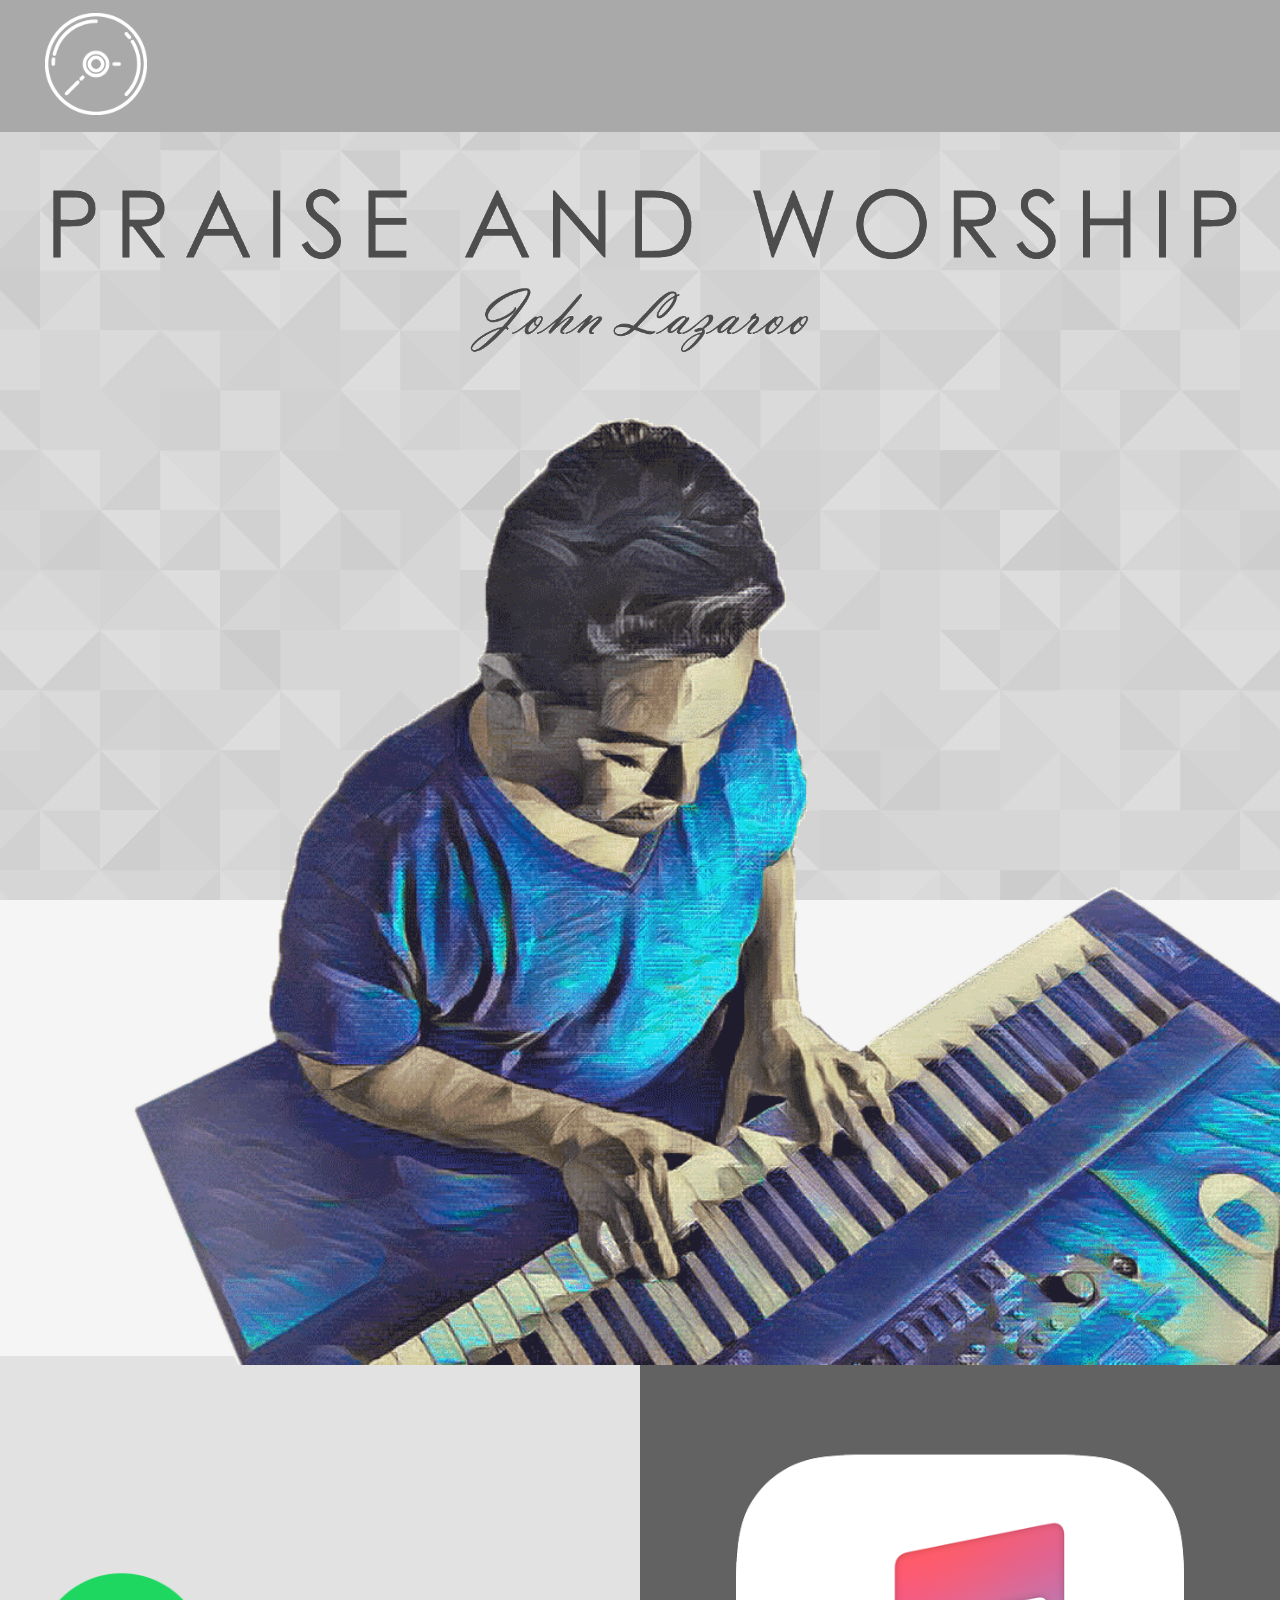
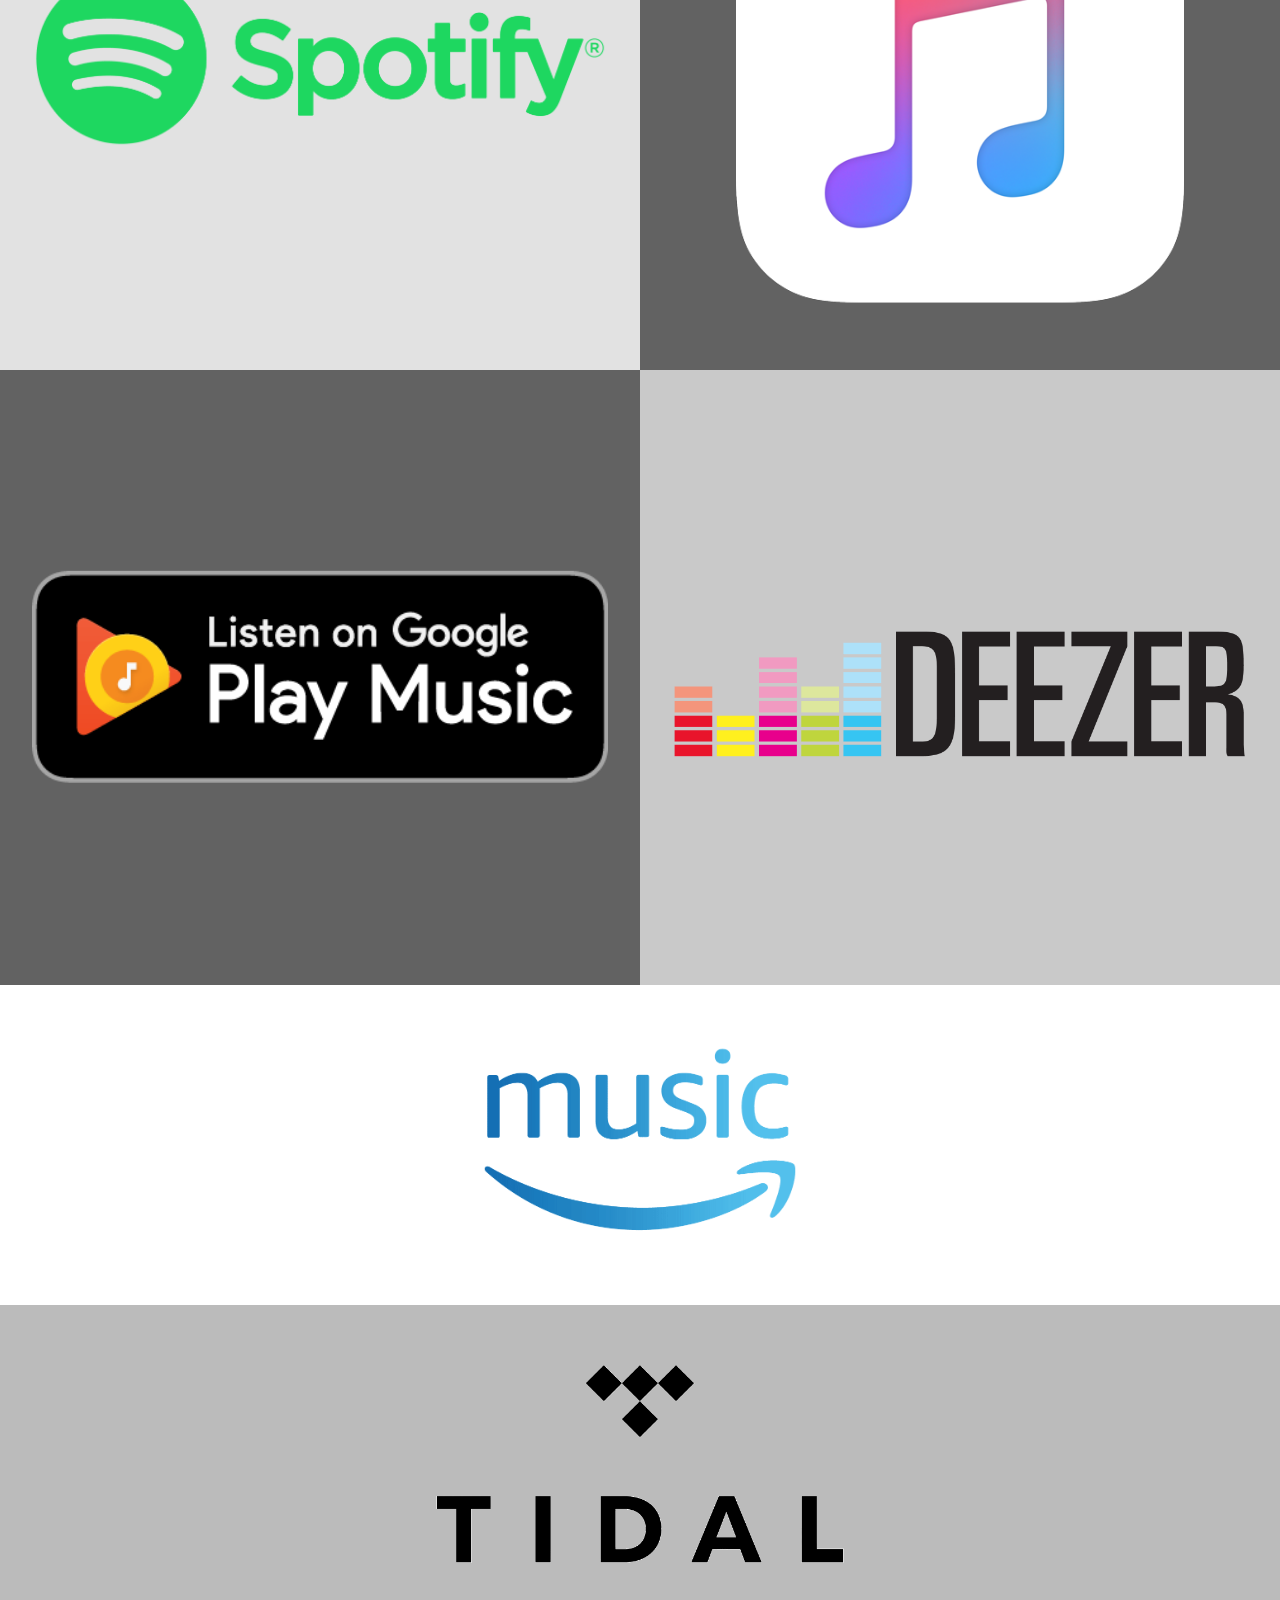
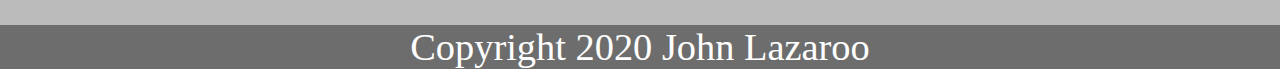
<file: index.html>
<!DOCTYPE html>
<html lang="en">
<head>
    
    <title>John Lazaroo Piano</title>
    <link rel="stylesheet" href="style.css">
</head>
<body>


    
    <!-- AddToAny BEGIN -->
<div id="sharecontainer">
    
    <a href="albums.html">
        <img id="disc" src="images/cd.gif">
    </a>
    
    
    <!--<a class="social" href="https://www.addtoany.com/share#url=http%3A%2F%2Fwww.johnlazaroo.com&amp;title=Praise%20and%20Worship%20Piano" target="_blank"><img src="https://static.addtoany.com/buttons/a2a.svg" ></a>
    <a class="social" href="https://www.addtoany.com/add_to/facebook?linkurl=http%3A%2F%2Fwww.johnlazaroo.com&amp;linkname=Praise%20and%20Worship%20Piano" target="_blank"><img src="https://static.addtoany.com/buttons/facebook.svg"></a>
    <a class="social" href="https://www.addtoany.com/add_to/twitter?linkurl=http%3A%2F%2Fwww.johnlazaroo.com&amp;linkname=Praise%20and%20Worship%20Piano" target="_blank"><img src="https://static.addtoany.com/buttons/twitter.svg"></a>
    <a class="social" href="https://www.addtoany.com/add_to/pinterest?linkurl=http%3A%2F%2Fwww.johnlazaroo.com&amp;linkname=Praise%20and%20Worship%20Piano" target="_blank"><img src="https://static.addtoany.com/buttons/pinterest.svg"></a>
    <a class="social" href="https://www.addtoany.com/add_to/email?linkurl=http%3A%2F%2Fwww.johnlazaroo.com&amp;linkname=Praise%20and%20Worship%20Piano" target="_blank"><img src="https://static.addtoany.com/buttons/email.svg"></a>
    <a class="social" href="https://www.addtoany.com/add_to/copy_link?linkurl=http%3A%2F%2Fwww.johnlazaroo.com&amp;linkname=Praise%20and%20Worship%20Piano" target="_blank"><img src="https://static.addtoany.com/buttons/link.svg"></a>-->
    
    
</div>
<!-- AddToAny END -->
    
    
    <!--<p id="title">Praise & Worship</p>-->
    <img id="title" src="images/title_2.gif">
    
    <img id="johnpiano" src="images/john-piano-4.gif">
        <!--<p class="blurb">Music is a blessing from God. Be encouraged, uplifted and at ease through songs that praise God. It is so wonderful that we can praise and worship together.
        </p>
        
        <p class="blurb">Click your preferred streaming service to hear some songs.</p>-->
    
    <div id="content1" class="clearfix">
        <div class="square s1">
            <a href="https://open.spotify.com/artist/3YNkU1Q9g26H3ZYvMH8zlF">
                <img src="logos/Spotify_Logo_RGB_Green.png">
            </a>
        </div>
        <div class="square s2">
            <a href="https://itunes.apple.com/us/artist/john-lazaroo/1454011071">
                <img src="logos/Apple_Music_Icon.png">
            </a>
        </div>
        <div class="square s3">
            <a href="https://play.google.com/store/music/artist?id=Agb6sxtygrgpkid5qcvsjgxn6uq">
                <img src="logos/google-play-badge.png">
            </a>
        </div>
        <div class="square s4">
            <a href="https://www.deezer.com/us/artist/60109362">
                <img src="logos/deezer.png">
            </a>
        </div>
        <div class="banner b1">
            <a href="https://www.amazon.com/s?k=John+Lazaroo&i=digital-music&bbn=163856011&rh=p_n_feature_browse-bin%3A625150011&dc&qid=1560019245&rnid=625149011&search-type=ss&ref=sr_nr_p_n_feature_browse-bin_1
">
                <img src="logos/amazon_music.gif">
            </a>
        </div>
        <div class="banner b2">
            <a href="https://tidal.com/browse/artist/15098506">
                <img src="logos/tidal.gif">
            </a>
        </div>
        
        <p id="footer">Copyright 2020 John Lazaroo</p>
        
    </div>
    
    
    
</body>
</html>
</file>
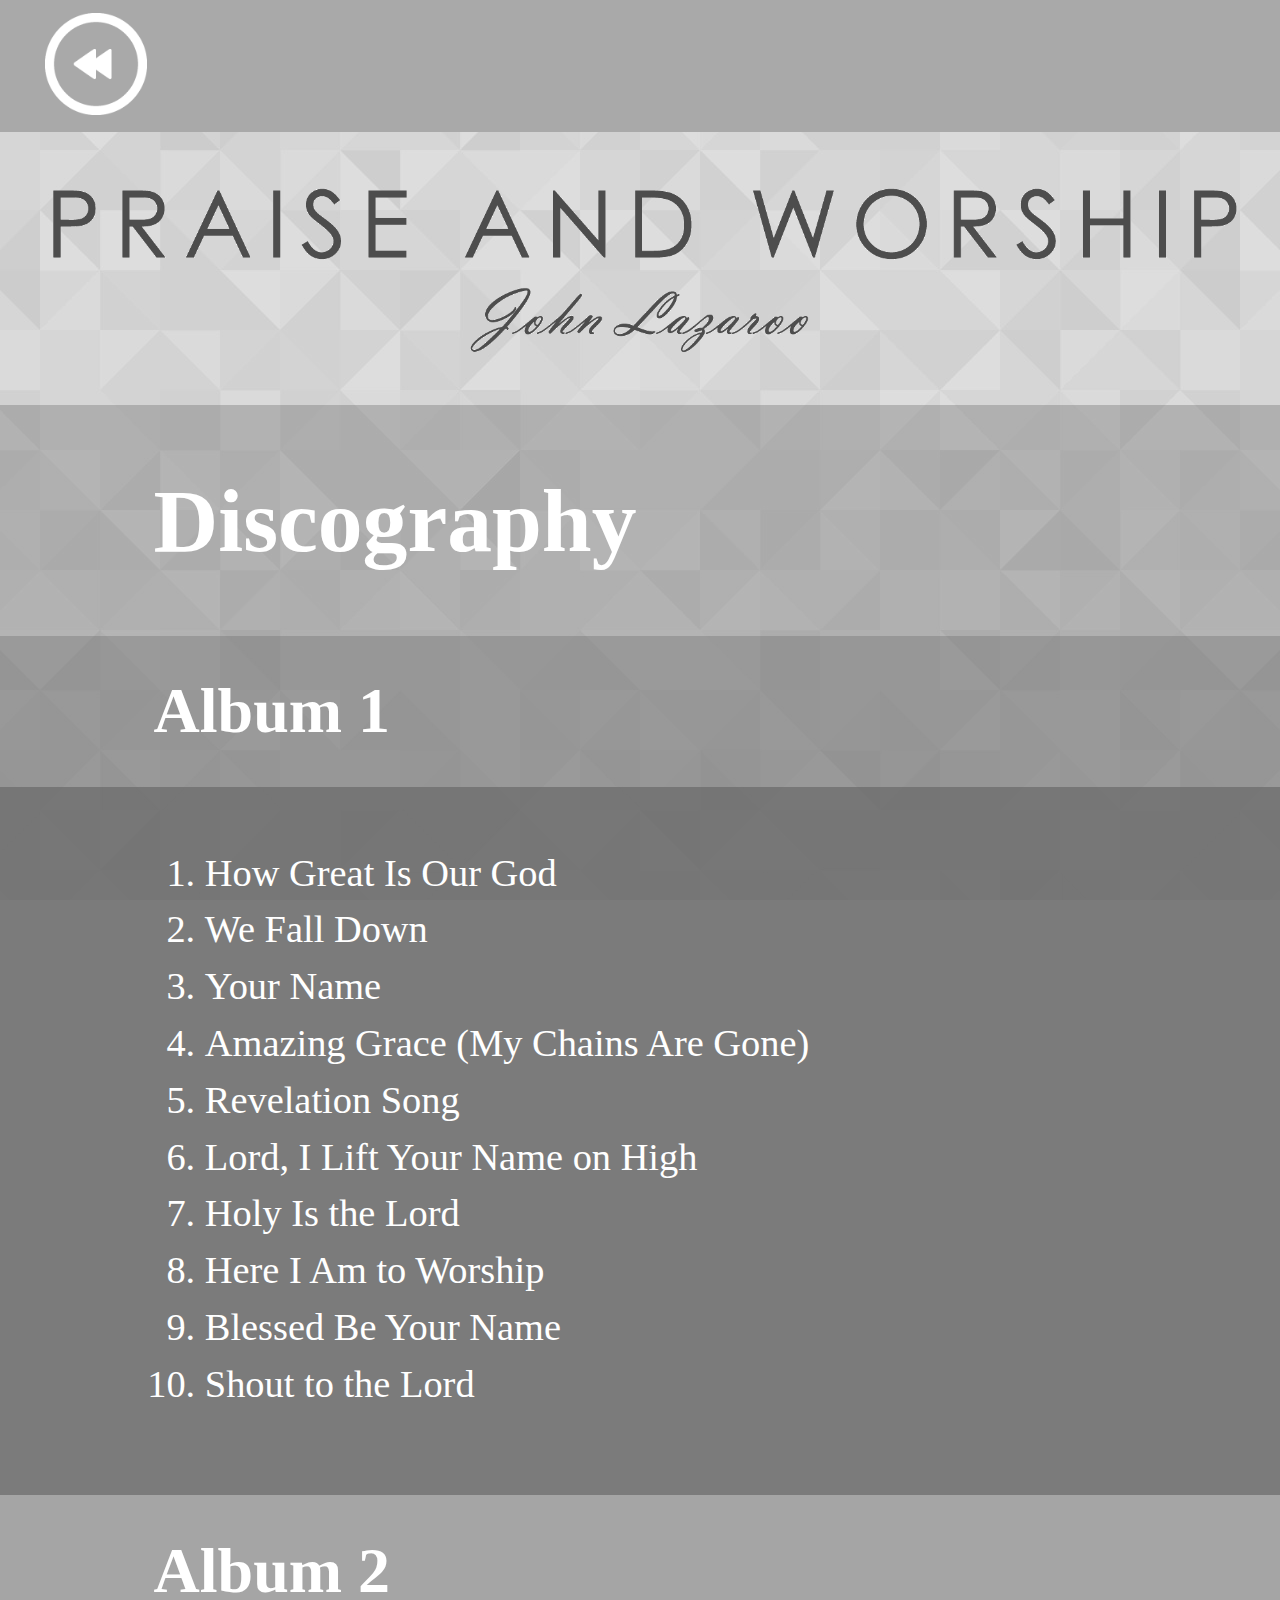
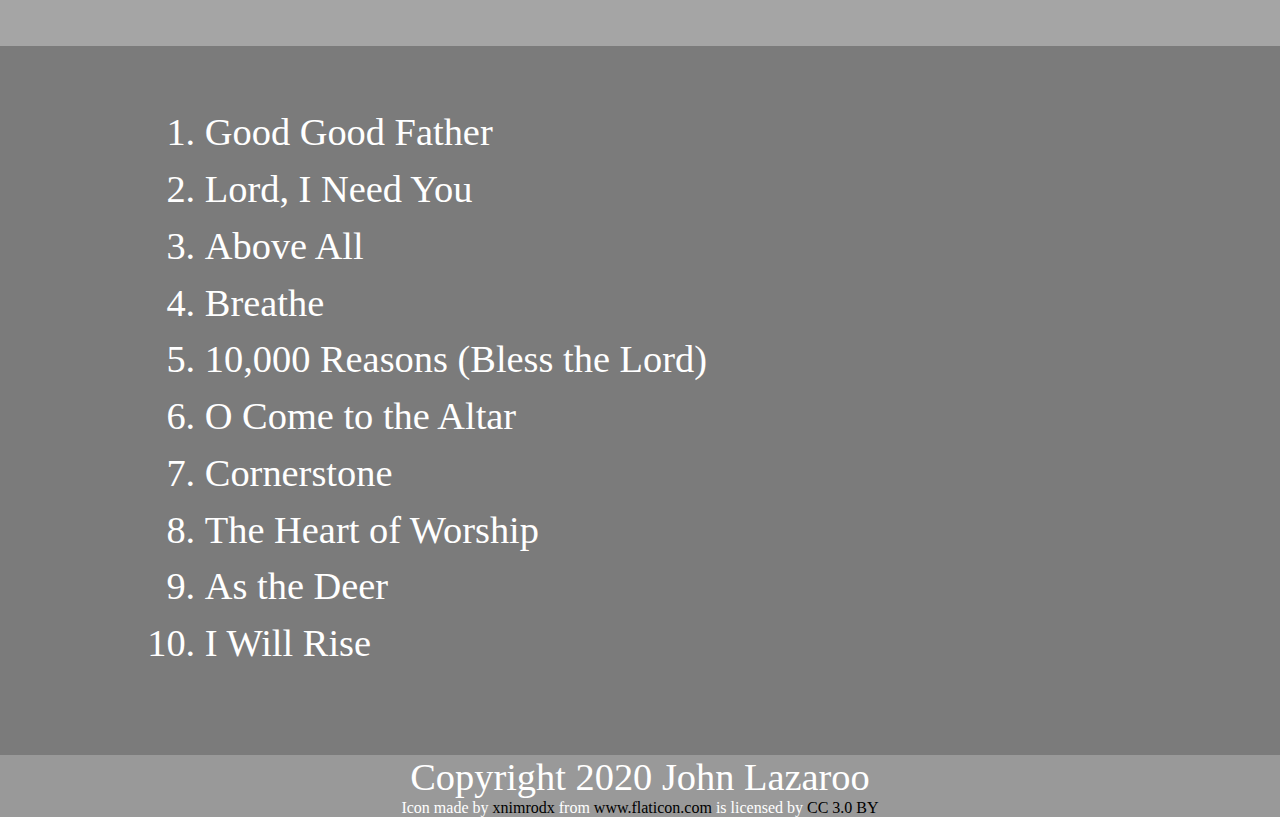
<file: albums.html>
<!DOCTYPE html>
<html lang="en">
<head>
    
    <title>John Lazaroo Piano</title>
    <link rel="stylesheet" href="style.css">
</head>
<body>


    
    <!-- AddToAny BEGIN -->
<div id="sharecontainer">
    
    
    
    <a id="navigation" href="index.html">
        <img id="disc" src="images/home.gif">
    </a>
    
    
    <!--<a class="social" href="https://www.addtoany.com/share#url=http%3A%2F%2Fwww.johnlazaroo.com&amp;title=Praise%20and%20Worship%20Piano" target="_blank"><img src="https://static.addtoany.com/buttons/a2a.svg" ></a>
    <a class="social" href="https://www.addtoany.com/add_to/facebook?linkurl=http%3A%2F%2Fwww.johnlazaroo.com&amp;linkname=Praise%20and%20Worship%20Piano" target="_blank"><img src="https://static.addtoany.com/buttons/facebook.svg"></a>
    <a class="social" href="https://www.addtoany.com/add_to/twitter?linkurl=http%3A%2F%2Fwww.johnlazaroo.com&amp;linkname=Praise%20and%20Worship%20Piano" target="_blank"><img src="https://static.addtoany.com/buttons/twitter.svg"></a>
    <a class="social" href="https://www.addtoany.com/add_to/pinterest?linkurl=http%3A%2F%2Fwww.johnlazaroo.com&amp;linkname=Praise%20and%20Worship%20Piano" target="_blank"><img src="https://static.addtoany.com/buttons/pinterest.svg"></a>
    <a class="social" href="https://www.addtoany.com/add_to/email?linkurl=http%3A%2F%2Fwww.johnlazaroo.com&amp;linkname=Praise%20and%20Worship%20Piano" target="_blank"><img src="https://static.addtoany.com/buttons/email.svg"></a>
    <a class="social" href="https://www.addtoany.com/add_to/copy_link?linkurl=http%3A%2F%2Fwww.johnlazaroo.com&amp;linkname=Praise%20and%20Worship%20Piano" target="_blank"><img src="https://static.addtoany.com/buttons/link.svg"></a>-->
    
    
</div>
<!-- AddToAny END -->
    
    
    <!--<p id="title">Praise & Worship</p>-->
    <img id="title" src="images/title_2.gif">
    

    <h1 id="discography">Discography</h1>

    
    <div class="albums">
        <h2>Album 1</h2>
            <ol>
                <li>How Great Is Our God</li>
                <li>We Fall Down</li>
                <li>Your Name</li>
                <li>Amazing Grace (My Chains Are Gone)</li>
                <li>Revelation Song</li>
                <li>Lord, I Lift Your Name on High</li>
                <li>Holy Is the Lord</li>
                <li>Here I Am to Worship</li>
                <li>Blessed Be Your Name</li>
                <li>Shout to the Lord</li>
            </ol>
        
        <h2>Album 2</h2>
            <ol>
                <li>Good Good Father</li>
                <li>Lord, I Need You</li>
                <li>Above All</li>
                <li>Breathe</li>
                <li>10,000 Reasons (Bless the Lord)</li>
                <li>O Come to the Altar</li>
                <li>Cornerstone</li>
                <li>The Heart of Worship</li>
                <li>As the Deer</li>
                <li>I Will Rise</li>
            </ol>

    </div>

    <p id="footer">Copyright 2020 John Lazaroo</p>
    <div class="credit">Icon made by <a href="https://www.flaticon.com/authors/xnimrodx" title="xnimrodx">xnimrodx</a> from <a href="https://www.flaticon.com/"                 title="Flaticon">www.flaticon.com</a> is licensed by <a href="http://creativecommons.org/licenses/by/3.0/"                 title="Creative Commons BY 3.0" target="_blank">CC 3.0 BY</a></div>
</body>
</html>
</file>
<file: style.css>
* {
    box-sizing: border-box;
    margin: 0;
    padding: 0;
}

html {
    overflow: auto;
    margin: 0;
    padding: 0;
    top: 0;
    left: 0;
    right: 0;
    bottom: 0;
    width: auto;
    min-width: 400px;
    height: auto;
}

body {
    position: relative;
    background-color: whitesmoke;
    background-image: url(images/footer_lodyas_lighter-gray.jpg);
    background-repeat: repeat;
    background-position: center;
    background-attachment: fixed;
    margin: 0;
    width: 100%;
    height: 100%;
}

a {
    margin: 0;
    padding: 0;
    height: 0;
}

h1, h2 {
    text-align: left;
    padding-left: 12vw;
    color: white;
}

h1 {
    padding-top: 5vw;
    padding-left: 12vw;
    padding-bottom: 5vw;
    font-size: 7vw;
    background-color: rgba( 102, 102, 102, 0.341 );
}

h2 {
    font-size: 5vw;
    padding-top: 3vw;
    padding-bottom: 3vw;
    background-color: rgba( 102, 102, 102, 0.562 );
}

ol {
    display: block;
    text-align: left;
    padding-top: 5vw;
    padding-left: 16vw;
    padding-bottom: 6vw;
    color: white;
    background-color: rgba( 102, 102, 102, 0.853 );
}

li {
    display: list-item;
    padding-bottom: 1vw;
    font-size: 3vw;
}

/*#title {
    box-sizing: border-box;
    font-family: Verdana;
    width: 100%;
    height: 10%;
    font-size: 40px;
    padding-top: 12px;
    letter-spacing: 10px;
    text-align: center;
}*/


#sharecontainer {
    margin: 0;
    padding-right: 2vw;
    float: right;
    background-color: darkgray;
    width: 100%;
}

/*#navigation {
    margin-left: 3.9vw;
    font-family: calibri;
    font-weight: 600;
    font-size: 8vw;
    color: white;
}*/

#disc {
    margin: 0;
    padding: 1vw;
    padding-left: 3.5vw;
    height: 10vw;
    color: white;
}

a:link, a:visited {
    text-decoration: none;
    color: black;
}

.social img{
    float: right;
    width: 10vw;
    height: 10vw;
    background-color: darkgray;
}

#title {
    margin-top: 3vw;
    margin-bottom: 3vw;
    width: 100%;
}

#johnpiano {
    width: 100%;
    padding: 0;
    margin-bottom: -1vw;
}

#discography {
    
}

#content1 {
    text-align: center;
    color: white;
    background-color: rgba(68,68,68,0.518067175600709);
    height: 100%;
}

.albums {
    
}

.square {
    margin: 0;
    float: left;
    width: 50%;
    min-height: 200px;
    height: 48vw;
}

.banner {
    float: left;
    width: 100%;
    height: 25vw;
    min-height: 104px;
}

a img {
    position: relative;
}

.s1 {
    background-color: rgba( 255, 255, 255, 0.8);
}

.s1 img {
    width: 90%;
    transform: translate(0, 125%);
}

.s2 {
    background-color: rgba( 91, 91, 91, 0.6 );
}

.s2 img {
    width: 70%;
    transform: translate(0, 22%);
}

.s3 {
    background-color: rgba( 91, 91, 91, 0.6 );
}

.s3 img {
    width: 90%;
    transform: translate(0, 95%);
}

.s4 {
    background-color: rgba(255, 255, 255, 0.631);
}

.s4 img {
    width: 90%;
    transform: translate(0, 50%);
}

.b1 {
    background-color: white;
}

.b1 img {
    height: 90%;
    transform: translate(0, 4%);
}

.b2 {
    background-color: rgba( 237, 237, 237, 0.609 );
}

.b2 img {
    height: 80%;
    transform: translate(0, 12%);
}

.space {
    width: 100%;
    height: 12vw;
    background-color: transparent;
}
#footer {
    font-size: 3vw;
}
#footer, .credit {
    width: 100%;
    bottom: 0;
    height: auto;
    text-align: center;
    /*background-color: rgba( 255, 255, 255, 0.585 );*/
    color: white;
    background-color: rgba(68,68,68,0.518067175600709);
    /*border: solid 2px white;*/
}

.clearfix::after {
    content: " ";
    display: table;
    clear: both;
}

/* @media screen and (min-width: 600px) {
    
    #title {
        font-size: 75px;
    }
} */

@media screen and (max-width: 400px) {

    html {
        width: 400px;
    }
    body {
        width: 400px;
    }
    .square {
        width: 200px;
        height: 200px;
    }
}

/*@media screen and (min-width: 600px) {

    body {
        width: 600px;
        min-height: 700px;
        left: 50vw;
        transform: translate(-50%, 0);
    }
    #title {
        width: 600px;
        font-size: 55px;
        padding-top: 0;
        letter-spacing: 12px;
    }
    .square {
        margin: 32px;
        margin-bottom: 0;
        margin-right: 0;
        width: 250px;
        height: 250px;
        border-radius: 50px;
    }
}*/

/*@media screen and (min-width: 750px) {

    body {
        width: 750px;
        min-height: 1000px;
        left: 50vw;
        transform: translate(-50%, 0);
    }
    
    #title {
        width: 750px;
        margin-top: 0;
        font-size: 60px;
        letter-spacing: 18px;
    }
    
    .square {
        margin: 80px;
        margin-bottom: 0;
        margin-right: 0;
        width: 250px;
        height: 250px;
        border-radius: 50px;
    }

    .banner {
    margin-left: 80px;
    margin-top: 80px;
    margin-bottom: 0;
    margin-right: 0;
    width: 580px;
    height: 100px;
    border-radius: 50px;
    }*/


/*     .square {
        width: 373px;
        height: 373px;
    } */

}
</file>
